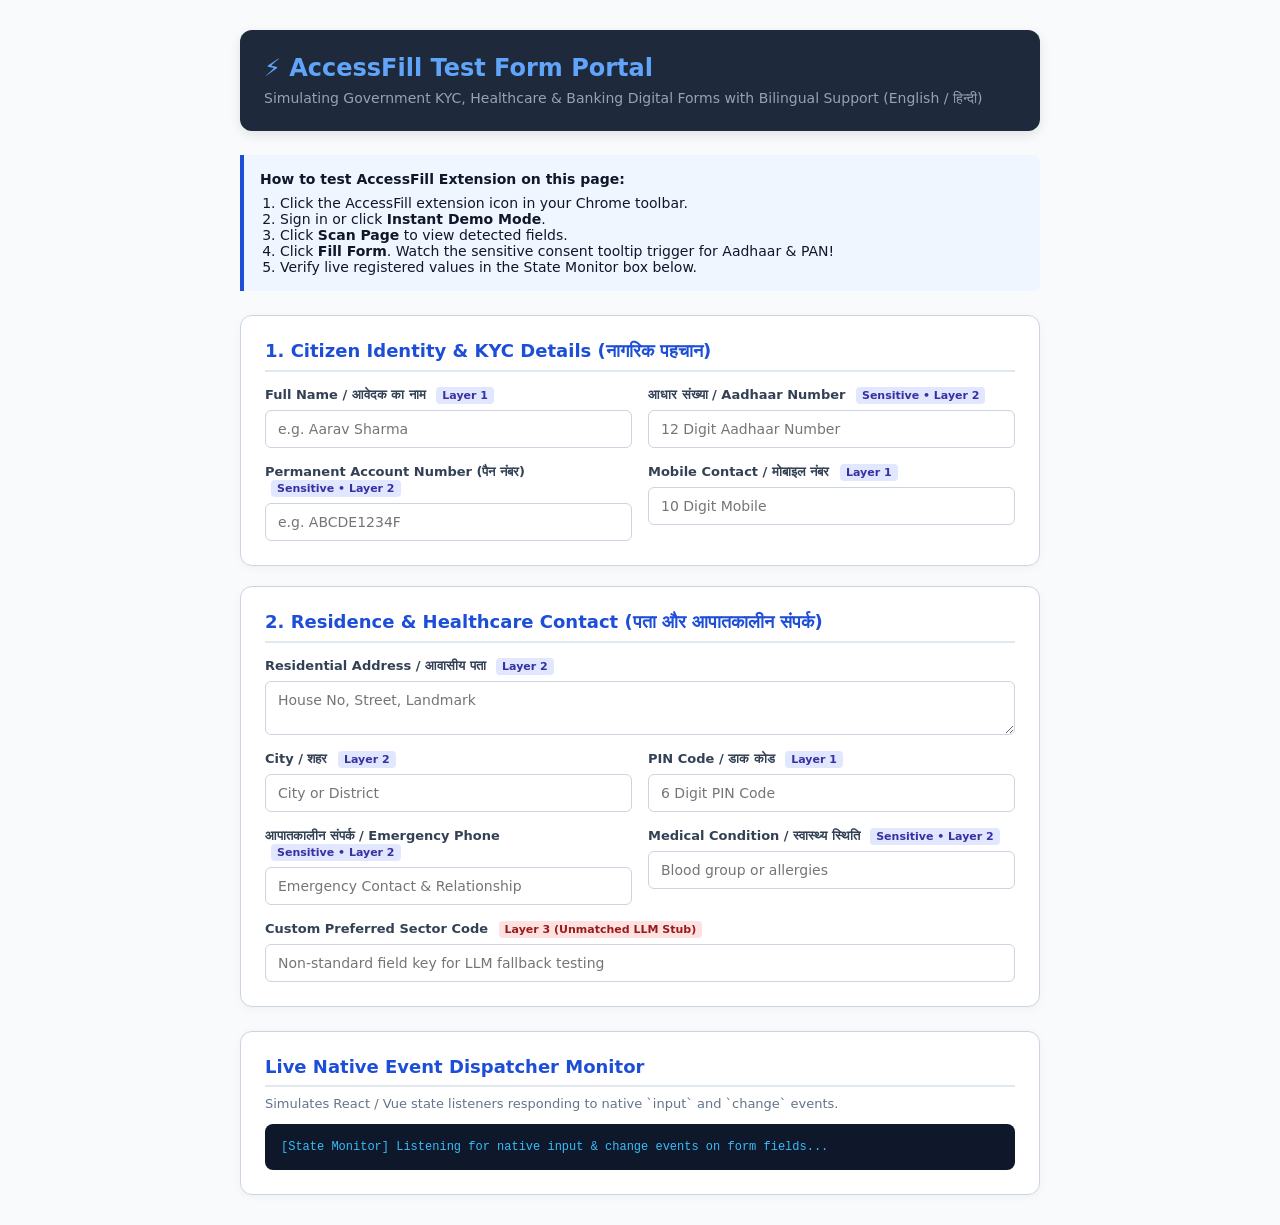
<file: chrome extension/demo_form.html>
<!DOCTYPE html>
<html lang="en">
<head>
  <meta charset="UTF-8">
  <meta name="viewport" content="width=device-width, initial-scale=1.0">
  <title>AccessFill - Form Autofill Test Suite</title>
  <style>
    :root {
      --primary: #1d4ed8;
      --bg: #f8fafc;
      --card-bg: #ffffff;
      --border: #cbd5e1;
      --text: #0f172a;
    }
    body {
      font-family: system-ui, -apple-system, sans-serif;
      background: var(--bg);
      color: var(--text);
      margin: 0;
      padding: 30px 20px;
    }
    .container {
      max-width: 800px;
      margin: 0 auto;
      display: flex;
      flex-direction: column;
      gap: 24px;
    }
    header {
      background: #1e293b;
      color: #ffffff;
      padding: 24px;
      border-radius: 12px;
      box-shadow: 0 4px 12px rgba(0,0,0,0.1);
    }
    header h1 { margin: 0 0 8px 0; font-size: 24px; color: #60a5fa; }
    header p { margin: 0; font-size: 14px; color: #94a3b8; }
    
    .card {
      background: var(--card-bg);
      border: 1px solid var(--border);
      border-radius: 12px;
      padding: 24px;
      box-shadow: 0 2px 8px rgba(0,0,0,0.04);
    }
    .card h2 {
      margin-top: 0;
      font-size: 18px;
      color: var(--primary);
      border-bottom: 2px solid #e2e8f0;
      padding-bottom: 8px;
    }
    .form-grid {
      display: grid;
      grid-template-columns: 1fr 1fr;
      gap: 16px;
    }
    .full-width { grid-column: span 2; }
    .form-group {
      display: flex;
      flex-direction: column;
      gap: 6px;
    }
    label {
      font-size: 13px;
      font-weight: 700;
      color: #334155;
    }
    input, select, textarea {
      padding: 10px 12px;
      border: 1px solid var(--border);
      border-radius: 6px;
      font-size: 14px;
      font-family: inherit;
    }
    input:focus, select:focus, textarea:focus {
      outline: 3px solid #2563eb;
      outline-offset: 2px;
    }
    .badge {
      font-size: 11px;
      font-weight: bold;
      background: #e0e7ff;
      color: #3730a3;
      padding: 2px 6px;
      border-radius: 4px;
      display: inline-block;
      margin-left: 6px;
    }
    .state-monitor {
      background: #0f172a;
      color: #38bdf8;
      font-family: monospace;
      padding: 16px;
      border-radius: 8px;
      font-size: 12px;
      max-height: 200px;
      overflow-y: auto;
    }
    .instructions {
      background: #eff6ff;
      border-left: 4px solid var(--primary);
      padding: 16px;
      border-radius: 0 8px 8px 0;
      font-size: 14px;
    }
    .instructions ol { margin: 8px 0 0 20px; padding: 0; }
  </style>
</head>
<body>
  <div class="container">
    <header>
      <h1>⚡ AccessFill Test Form Portal</h1>
      <p>Simulating Government KYC, Healthcare & Banking Digital Forms with Bilingual Support (English / हिन्दी)</p>
    </header>

    <div class="instructions">
      <strong>How to test AccessFill Extension on this page:</strong>
      <ol>
        <li>Click the AccessFill extension icon in your Chrome toolbar.</li>
        <li>Sign in or click <strong>Instant Demo Mode</strong>.</li>
        <li>Click <strong>Scan Page</strong> to view detected fields.</li>
        <li>Click <strong>Fill Form</strong>. Watch the sensitive consent tooltip trigger for Aadhaar & PAN!</li>
        <li>Verify live registered values in the State Monitor box below.</li>
      </ol>
    </div>

    <!-- FORM SECTION 1: Government & Identity KYC -->
    <form id="kyc-demo-form" onsubmit="return false;">
      <div class="card">
        <h2>1. Citizen Identity & KYC Details (नागरिक पहचान)</h2>
        <div class="form-grid">
          
          <div class="form-group">
            <label for="applicant_name">Full Name / आवेदक का नाम <span class="badge">Layer 1</span></label>
            <input type="text" id="applicant_name" name="full_name" autocomplete="name" placeholder="e.g. Aarav Sharma">
          </div>

          <div class="form-group">
            <label for="uid_no">आधार संख्या / Aadhaar Number <span class="badge">Sensitive • Layer 2</span></label>
            <input type="text" id="uid_no" placeholder="12 Digit Aadhaar Number">
          </div>

          <div class="form-group">
            <label for="pan_input">Permanent Account Number (पैन नंबर) <span class="badge">Sensitive • Layer 2</span></label>
            <input type="text" id="pan_input" placeholder="e.g. ABCDE1234F">
          </div>

          <div class="form-group">
            <label for="phone_num">Mobile Contact / मोबाइल नंबर <span class="badge">Layer 1</span></label>
            <input type="tel" id="phone_num" name="phone" autocomplete="tel" placeholder="10 Digit Mobile">
          </div>

        </div>
      </div>

      <!-- FORM SECTION 2: Address & Emergency -->
      <div class="card" style="margin-top: 20px;">
        <h2>2. Residence & Healthcare Contact (पता और आपातकालीन संपर्क)</h2>
        <div class="form-grid">

          <div class="form-group full-width">
            <label for="street_addr">Residential Address / आवासीय पता <span class="badge">Layer 2</span></label>
            <textarea id="street_addr" rows="2" placeholder="House No, Street, Landmark"></textarea>
          </div>

          <div class="form-group">
            <label for="city_field">City / शहर <span class="badge">Layer 2</span></label>
            <input type="text" id="city_field" placeholder="City or District">
          </div>

          <div class="form-group">
            <label for="zip_code">PIN Code / डाक कोड <span class="badge">Layer 1</span></label>
            <input type="text" id="zip_code" name="zip" autocomplete="postal-code" placeholder="6 Digit PIN Code">
          </div>

          <div class="form-group">
            <label for="emergency_kin">आपातकालीन संपर्क / Emergency Phone <span class="badge">Sensitive • Layer 2</span></label>
            <input type="text" id="emergency_kin" placeholder="Emergency Contact & Relationship">
          </div>

          <div class="form-group">
            <label for="med_notes">Medical Condition / स्वास्थ्य स्थिति <span class="badge">Sensitive • Layer 2</span></label>
            <input type="text" id="med_notes" placeholder="Blood group or allergies">
          </div>

          <div class="form-group full-width">
            <label for="custom_unmatched">Custom Preferred Sector Code <span class="badge" style="background:#fee2e2; color:#991b1b;">Layer 3 (Unmatched LLM Stub)</span></label>
            <input type="text" id="custom_unmatched" placeholder="Non-standard field key for LLM fallback testing">
          </div>

        </div>
      </div>
    </form>

    <!-- LIVE STATE MONITOR -->
    <div class="card">
      <h2>Live Native Event Dispatcher Monitor</h2>
      <p style="font-size: 13px; color: #64748b; margin-top: -6px;">Simulates React / Vue state listeners responding to native `input` and `change` events.</p>
      <div id="state-log" class="state-monitor">
        [State Monitor] Listening for native input & change events on form fields...
      </div>
    </div>
  </div>

  <script>
    // Live Event Dispatch Monitor Script
    const logContainer = document.getElementById('state-log');
    const inputs = document.querySelectorAll('input, textarea, select');

    function logEvent(e) {
      const time = new Date().toLocaleTimeString();
      const line = document.createElement('div');
      const val = e.target.type === 'password' ? '********' : e.target.value;
      line.textContent = `[${time}] EVT: '${e.type}' | Field: '${e.target.id || e.target.name}' -> Value: "${val}"`;
      logContainer.appendChild(line);
      logContainer.scrollTop = logContainer.scrollHeight;
    }

    inputs.forEach(el => {
      el.addEventListener('input', logEvent);
      el.addEventListener('change', logEvent);
    });
  </script>
</body>
</html>
</file>
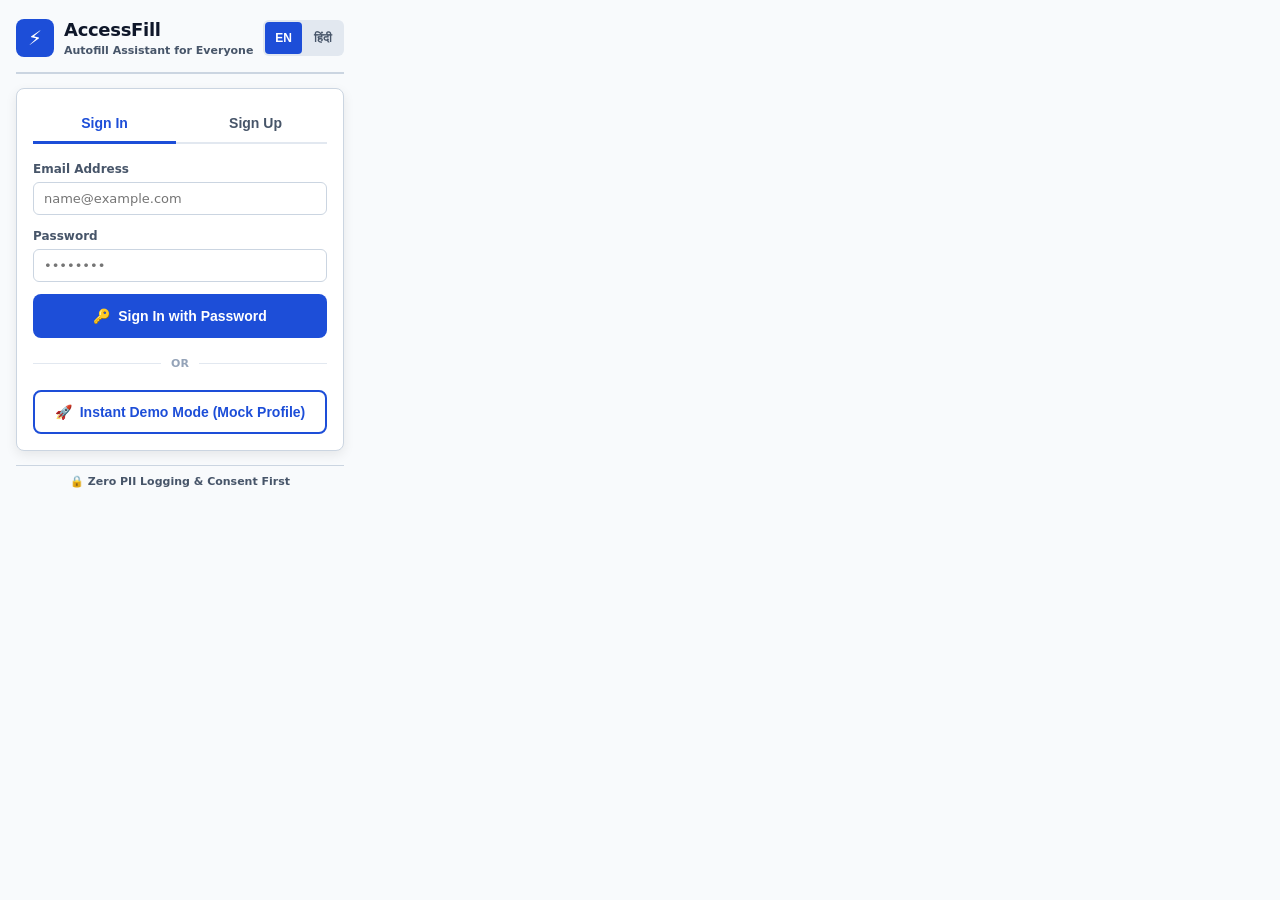
<file: chrome extension/popup.html>
<!DOCTYPE html>
<html lang="en">
<head>
  <meta charset="UTF-8">
  <meta name="viewport" content="width=device-width, initial-scale=1.0">
  <title>AccessFill - Accessibility Autofill Assistant</title>
  <link rel="stylesheet" href="styles.css">
</head>
<body class="accessfill-popup-body">
  <div class="accessfill-app-container">
    
    <!-- Top Header & Language Controls -->
    <header class="accessfill-header">
      <div class="accessfill-brand">
        <div class="accessfill-logo-icon">⚡</div>
        <div>
          <h1 class="accessfill-title">AccessFill</h1>
          <p class="accessfill-subtitle" id="app-tagline">Autofill Assistant for Everyone</p>
        </div>
      </div>
      <div class="accessfill-lang-toggle" role="group" aria-label="Language Selector">
        <button id="lang-en" class="lang-btn active" aria-pressed="true">EN</button>
        <button id="lang-hi" class="lang-btn" aria-pressed="false">हिंदी</button>
      </div>
    </header>

    <!-- Notification / Status Banner for Errors and Messages -->
    <div id="status-banner" class="status-banner hidden" role="status" aria-live="polite"></div>

    <!-- VIEW 1: SIGNED OUT STATE (SIGN IN / SIGN UP TABS) -->
    <section id="signed-out-view" class="accessfill-view">
      <div class="accessfill-auth-card">
        
        <!-- Auth Navigation Tabs -->
        <div class="auth-tabs" role="tablist">
          <button id="tab-signin" class="auth-tab active" role="tab" aria-selected="true" aria-controls="panel-signin">Sign In</button>
          <button id="tab-signup" class="auth-tab" role="tab" aria-selected="false" aria-controls="panel-signup">Sign Up</button>
        </div>

        <!-- TAB 1: SIGN IN FORM -->
        <div id="panel-signin" class="auth-panel" role="tabpanel" aria-labelledby="tab-signin">
          <form id="form-signin" class="auth-form">
            <div class="form-field">
              <label for="signin-email">Email Address</label>
              <input type="email" id="signin-email" placeholder="name@example.com" required autocomplete="email">
            </div>
            <div class="form-field">
              <label for="signin-password">Password</label>
              <input type="password" id="signin-password" placeholder="••••••••" required autocomplete="current-password">
            </div>
            <button type="submit" id="btn-submit-signin" class="btn btn-primary btn-block">
              <span class="btn-icon">🔑</span>
              <span>Sign In with Password</span>
            </button>
          </form>
        </div>

        <!-- TAB 2: SIGN UP FORM -->
        <div id="panel-signup" class="auth-panel hidden" role="tabpanel" aria-labelledby="tab-signup">
          <form id="form-signup" class="auth-form">
            <div class="form-field">
              <label for="signup-fullname">Full Name</label>
              <input type="text" id="signup-fullname" placeholder="e.g. Aarav Sharma" required autocomplete="name">
            </div>
            <div class="form-field">
              <label for="signup-email">Email Address</label>
              <input type="email" id="signup-email" placeholder="name@example.com" required autocomplete="email">
            </div>
            <div class="form-field">
              <label for="signup-password">Password (Min 6 chars)</label>
              <input type="password" id="signup-password" placeholder="••••••••" required minlength="6" autocomplete="new-password">
            </div>
            <button type="submit" id="btn-submit-signup" class="btn btn-primary btn-block">
              <span class="btn-icon">✨</span>
              <span>Create Account</span>
            </button>
          </form>
        </div>

        <!-- DEMO MODE FALLBACK BUTTON -->
        <div class="auth-divider">
          <span>OR</span>
        </div>
        
        <button id="btn-demo-signin" class="btn btn-secondary btn-block">
          <span class="btn-icon">🚀</span>
          <span id="label-demo-signin">Instant Demo Mode (Mock Profile)</span>
        </button>

      </div>
    </section>

    <!-- VIEW 2: SIGNED IN STATE -->
    <section id="signed-in-view" class="accessfill-view hidden">
      <!-- User Profile Header & Distinct Mode Badge -->
      <div class="user-profile-bar">
        <div class="user-avatar" id="user-avatar">AS</div>
        <div class="user-info">
          <span class="user-name" id="user-name-display">Aarav Sharma</span>
          
          <!-- VISUAL MODE INDICATOR (Live vs Demo) -->
          <div id="session-mode-badge" class="session-badge badge-demo">
            <span class="badge-dot">●</span>
            <span id="session-mode-text">Instant Demo Mode</span>
          </div>
        </div>
        <!-- PROMINENT RED OUTLINED LOGOUT BUTTON -->
        <button id="btn-signout" class="btn-logout" aria-label="Sign Out" title="Sign Out">
          <span>🚪</span>
          <span>Sign Out</span>
        </button>
      </div>

      <!-- Action Panel -->
      <div class="action-card">
        <div class="action-buttons-grid">
          <button id="btn-scan-page" class="btn btn-secondary">
            <span class="btn-icon">🔍</span>
            <span id="label-scan-page">Scan Page</span>
          </button>
          <button id="btn-fill-form" class="btn btn-primary">
            <span class="btn-icon">✨</span>
            <span id="label-fill-form">Fill Form</span>
          </button>
        </div>

        <!-- Scan Result Info Badge -->
        <div id="scan-summary-card" class="scan-summary-card hidden">
          <div class="scan-summary-icon">📋</div>
          <div class="scan-summary-text" id="scan-summary-text">Found 0 matchable fields</div>
        </div>
      </div>

      <!-- Profile Summary Accordion / Section -->
      <div class="profile-section">
        <div class="section-header">
          <h2 class="section-title" id="label-profile-summary">Stored Profile Data</h2>
          <button id="btn-toggle-edit" class="btn-link" aria-expanded="false">Edit Profile</button>
        </div>

        <!-- Masked Profile Card (Default View) -->
        <div id="profile-summary-list" class="profile-summary-list">
          <div class="profile-data-row">
            <span class="data-label">Full Name:</span>
            <span class="data-value" id="val-fullname">Not Provided</span>
          </div>
          <div class="profile-data-row">
            <span class="data-label">Email:</span>
            <span class="data-value" id="val-email">Not Provided</span>
          </div>
          <div class="profile-data-row">
            <span class="data-label" id="lbl-aadhaar">Aadhaar Card (sensitive_ids):</span>
            <span class="data-value masked" id="val-aadhaar">XXXX-XXXX-4738</span>
          </div>
          <div class="profile-data-row">
            <span class="data-label" id="lbl-pan">PAN Number (sensitive_ids):</span>
            <span class="data-value masked" id="val-pan">XXXXXX1234F</span>
          </div>
          <div class="profile-data-row">
            <span class="data-label" id="lbl-phone">Phone Number:</span>
            <span class="data-value masked" id="val-phone">XXXXXX4321</span>
          </div>
          <div class="profile-data-row">
            <span class="data-label">Date of Birth:</span>
            <span class="data-value" id="val-dob">Not Provided</span>
          </div>
          <div class="profile-data-row">
            <span class="data-label" id="lbl-address">Address:</span>
            <span class="data-value" id="val-address">Not Provided</span>
          </div>
          <div class="profile-data-row">
            <span class="data-label" id="lbl-emergency">Emergency Contact:</span>
            <span class="data-value" id="val-emergency">Not Provided</span>
          </div>
        </div>

        <!-- Inline Profile Form Editor (Hidden by default) -->
        <form id="profile-edit-form" class="profile-edit-form hidden" novalidate>
          <!-- profiles table fields -->
          <div class="form-group-title">👤 General Information (profiles table)</div>
          
          <div class="form-field">
            <label for="edit-full-name">Full Name *</label>
            <input type="text" id="edit-full-name" placeholder="e.g. Aarav Sharma" required>
          </div>

          <div class="form-field">
            <label for="edit-email">Email Address</label>
            <input type="email" id="edit-email" placeholder="name@example.com">
          </div>

          <div class="form-field">
            <label for="edit-phone">Phone Number (10 digits only)</label>
            <input type="tel" id="edit-phone" placeholder="9876543210" maxlength="10">
            <span id="err-phone" class="input-error-msg hidden">Phone must be exactly 10 digits.</span>
          </div>

          <div class="form-field">
            <label for="edit-dob">Date of Birth (Past dates only)</label>
            <input type="date" id="edit-dob">
            <span id="err-dob" class="input-error-msg hidden">Date of birth cannot be in the future.</span>
          </div>

          <div class="form-field">
            <label for="edit-language">Preferred Language</label>
            <select id="edit-language">
              <option value="en">English</option>
              <option value="hi">हिंदी (Hindi)</option>
            </select>
          </div>

          <div class="form-field">
            <label for="gemini-api-key">Gemini API Key</label>
            <input type="password" id="gemini-api-key" placeholder="Paste your Gemini API key" autocomplete="off">
          </div>

          <div class="form-group-title">🏠 Address Details (profiles table)</div>

          <div class="form-field">
            <label for="edit-address1">Address Line 1</label>
            <input type="text" id="edit-address1" placeholder="Flat / House No / Street">
          </div>

          <div class="form-field">
            <label for="edit-address2">Address Line 2</label>
            <input type="text" id="edit-address2" placeholder="Locality / Landmark">
          </div>

          <div class="form-field">
            <label for="edit-city">City</label>
            <input type="text" id="edit-city" placeholder="e.g. Bengaluru">
          </div>

          <div class="form-field">
            <label for="edit-state">State</label>
            <input type="text" id="edit-state" placeholder="e.g. Karnataka">
          </div>

          <div class="form-field">
            <label for="edit-zip">PIN / Zip Code</label>
            <input type="text" id="edit-zip" placeholder="6-digit PIN code">
          </div>

          <div class="form-group-title">🚨 Emergency Contact (profiles table)</div>

          <div class="form-field">
            <label for="edit-emergency-name">Emergency Contact Name</label>
            <input type="text" id="edit-emergency-name" placeholder="e.g. Priya Sharma">
          </div>

          <div class="form-field">
            <label for="edit-emergency-phone">Emergency Contact Phone (10 digits)</label>
            <input type="tel" id="edit-emergency-phone" placeholder="9812345678" maxlength="10">
            <span id="err-emergency-phone" class="input-error-msg hidden">Emergency phone must be exactly 10 digits.</span>
          </div>

          <div class="form-group-title">🔒 Sensitive IDs (sensitive_ids table)</div>

          <div class="form-field">
            <label for="edit-aadhaar">Aadhaar Number (12 digits only)</label>
            <input type="text" id="edit-aadhaar" placeholder="12-digit Aadhaar Number" maxlength="12">
            <span id="err-aadhaar" class="input-error-msg hidden">Aadhaar number must be exactly 12 digits.</span>
          </div>

          <div class="form-field">
            <label for="edit-pan">PAN Number (Format: ABCDE1234F)</label>
            <input type="text" id="edit-pan" placeholder="10-char PAN (ABCDE1234F)" maxlength="10" style="text-transform: uppercase;">
            <span id="err-pan" class="input-error-msg hidden">PAN must be 10 chars: 5 letters, 4 digits, 1 letter (e.g. ABCDE1234F).</span>
          </div>

          <div class="form-actions">
            <button type="submit" id="btn-save-profile" class="btn btn-primary btn-sm">Save All Profile Data</button>
            <button type="button" id="btn-cancel-edit" class="btn btn-secondary btn-sm">Cancel</button>
          </div>
        </form>

      </div>
    </section>

    <!-- Footer Privacy Note -->
    <footer class="accessfill-footer">
      <span class="privacy-tag">🔒 Zero PII Logging & Consent First</span>
    </footer>

  </div>

  <script src="supabaseClient.js"></script>
  <script src="popup.js"></script>
</body>
</html>
</file>
<file: chrome extension/styles.css>
/* ==========================================================================
   AccessFill - Accessible Styles & Design System
   ========================================================================== */

/* --- CSS Variables / Design Tokens --- */
:root {
  --af-bg-primary: #f8fafc;
  --af-bg-card: #ffffff;
  --af-text-main: #0f172a;
  --af-text-muted: #475569;
  
  --af-brand-blue: #1d4ed8;
  --af-brand-blue-hover: #1e40af;
  --af-brand-blue-light: #eff6ff;

  --af-accent-green: #15803d;
  --af-accent-green-bg: #f0fdf4;
  
  --af-accent-warning: #b45309;
  --af-accent-warning-bg: #fffbeb;

  --af-accent-error: #b91c1c;
  --af-accent-error-bg: #fef2f2;

  --af-border-color: #cbd5e1;
  --af-focus-ring: 3px solid #2563eb;
  --af-radius: 8px;
  --af-shadow: 0 4px 12px rgba(0, 0, 0, 0.08);
}

/* --- Base Body & Typography --- */
body.accessfill-popup-body {
  width: 360px;
  min-height: 520px;
  margin: 0;
  padding: 0;
  font-family: system-ui, -apple-system, BlinkMacSystemFont, 'Segoe UI', Roboto, Oxygen, Ubuntu, Cantarell, sans-serif;
  background-color: var(--af-bg-primary);
  color: var(--af-text-main);
  line-height: 1.5;
  -webkit-font-smoothing: antialiased;
}

.accessfill-app-container {
  display: flex;
  flex-direction: column;
  padding: 16px;
  gap: 14px;
}

/* --- Accessible Focus Rings --- */
*:focus-visible {
  outline: var(--af-focus-ring) !important;
  outline-offset: 2px !important;
}

/* --- Header & Language Toggle --- */
.accessfill-header {
  display: flex;
  align-items: center;
  justify-content: space-between;
  border-bottom: 2px solid var(--af-border-color);
  padding-bottom: 12px;
}

.accessfill-brand {
  display: flex;
  align-items: center;
  gap: 10px;
}

.accessfill-logo-icon {
  width: 38px;
  height: 38px;
  background: var(--af-brand-blue);
  color: #ffffff;
  border-radius: 8px;
  display: flex;
  align-items: center;
  justify-content: center;
  font-size: 20px;
  font-weight: bold;
}

.accessfill-title {
  font-size: 18px;
  font-weight: 800;
  margin: 0;
  color: var(--af-text-main);
  letter-spacing: -0.3px;
}

.accessfill-subtitle {
  font-size: 11px;
  margin: 0;
  color: var(--af-text-muted);
  font-weight: 600;
}

.accessfill-lang-toggle {
  display: flex;
  background: #e2e8f0;
  border-radius: 6px;
  padding: 2px;
  gap: 2px;
}

.lang-btn {
  border: none;
  background: transparent;
  padding: 6px 10px;
  font-size: 12px;
  font-weight: 700;
  color: var(--af-text-muted);
  border-radius: 4px;
  cursor: pointer;
  min-height: 32px;
}

.lang-btn.active {
  background: var(--af-brand-blue);
  color: #ffffff;
}

/* --- Status Banners --- */
.status-banner {
  padding: 10px 14px;
  border-radius: var(--af-radius);
  font-size: 13px;
  font-weight: 600;
  word-break: break-word;
}

.status-info { background: var(--af-brand-blue-light); color: var(--af-brand-blue); border: 1px solid #bfdbfe; }
.status-success { background: var(--af-accent-green-bg); color: var(--af-accent-green); border: 1px solid #bbf7d0; }
.status-warning { background: var(--af-accent-warning-bg); color: var(--af-accent-warning); border: 1px solid #fde68a; }
.status-error { background: var(--af-accent-error-bg); color: var(--af-accent-error); border: 1px solid #fecaca; }

/* --- Auth Card & Tabs --- */
.accessfill-auth-card {
  background: var(--af-bg-card);
  border: 1px solid var(--af-border-color);
  border-radius: var(--af-radius);
  padding: 16px;
  box-shadow: var(--af-shadow);
  display: flex;
  flex-direction: column;
  gap: 12px;
}

.auth-tabs {
  display: flex;
  border-bottom: 2px solid #e2e8f0;
  gap: 8px;
}

.auth-tab {
  flex: 1;
  background: transparent;
  border: none;
  padding: 10px 8px;
  font-size: 14px;
  font-weight: 700;
  color: var(--af-text-muted);
  cursor: pointer;
  border-bottom: 3px solid transparent;
  margin-bottom: -2px;
  transition: all 0.2s ease;
}

.auth-tab.active {
  color: var(--af-brand-blue);
  border-bottom-color: var(--af-brand-blue);
}

.auth-form {
  display: flex;
  flex-direction: column;
  gap: 12px;
  margin-top: 4px;
}

.auth-divider {
  display: flex;
  align-items: center;
  text-align: center;
  margin: 6px 0;
  color: #94a3b8;
  font-size: 11px;
  font-weight: 700;
}

.auth-divider::before, .auth-divider::after {
  content: '';
  flex: 1;
  border-bottom: 1px solid #e2e8f0;
}

.auth-divider span {
  padding: 0 10px;
}

/* --- User Profile & Mode Badges --- */
.user-profile-bar {
  display: flex;
  align-items: center;
  background: var(--af-bg-card);
  border: 1px solid var(--af-border-color);
  border-radius: var(--af-radius);
  padding: 10px 12px;
  gap: 10px;
}

.user-avatar {
  width: 38px;
  height: 38px;
  border-radius: 50%;
  background: var(--af-brand-blue);
  color: #ffffff;
  font-weight: 700;
  display: flex;
  align-items: center;
  justify-content: center;
  font-size: 14px;
  flex-shrink: 0;
}

.user-info {
  display: flex;
  flex-direction: column;
  flex: 1;
  gap: 2px;
}

.user-name {
  font-size: 14px;
  font-weight: 800;
  color: var(--af-text-main);
}

.session-badge {
  display: inline-flex;
  align-items: center;
  gap: 4px;
  font-size: 11px;
  font-weight: 700;
  padding: 2px 8px;
  border-radius: 12px;
  width: fit-content;
}

.badge-live {
  background: var(--af-accent-green-bg);
  color: var(--af-accent-green);
  border: 1px solid #bbf7d0;
}

.badge-demo {
  background: var(--af-accent-warning-bg);
  color: var(--af-accent-warning);
  border: 1px solid #fde68a;
}

.badge-dot {
  font-size: 8px;
}

/* --- Prominent Red Logout Button --- */
.btn-logout {
  display: inline-flex;
  align-items: center;
  gap: 6px;
  background: #fef2f2;
  color: #b91c1c;
  border: 1.5px solid #fca5a5;
  padding: 6px 10px;
  font-size: 12px;
  font-weight: 700;
  border-radius: 6px;
  cursor: pointer;
  min-height: 36px;
  transition: all 0.2s ease;
  flex-shrink: 0;
}

.btn-logout:hover {
  background: #fee2e2;
  border-color: #f87171;
  color: #991b1b;
  box-shadow: 0 2px 4px rgba(185, 28, 28, 0.15);
}

/* --- Views & Hidden Helper --- */
.accessfill-view {
  display: flex;
  flex-direction: column;
  gap: 14px;
}

.hidden { display: none !important; }

/* --- Buttons --- */
.btn {
  display: inline-flex;
  align-items: center;
  justify-content: center;
  gap: 8px;
  min-height: 44px;
  padding: 0 16px;
  font-size: 14px;
  font-weight: 700;
  border-radius: var(--af-radius);
  border: none;
  cursor: pointer;
  transition: background-color 0.15s ease, transform 0.1s ease;
}

.btn:active {
  transform: scale(0.98);
}

.btn-primary {
  background: var(--af-brand-blue);
  color: #ffffff;
}

.btn-primary:hover {
  background: var(--af-brand-blue-hover);
}

.btn-secondary {
  background: #ffffff;
  color: var(--af-brand-blue);
  border: 2px solid var(--af-brand-blue);
}

.btn-secondary:hover {
  background: var(--af-brand-blue-light);
}

.btn-block {
  width: 100%;
}

.btn-sm {
  min-height: 36px;
  padding: 0 12px;
  font-size: 13px;
}

.btn-icon-only {
  background: transparent;
  border: none;
  font-size: 18px;
  cursor: pointer;
  padding: 4px;
  border-radius: 4px;
  min-height: 36px;
  min-width: 36px;
}

.btn-link {
  background: transparent;
  border: none;
  color: var(--af-brand-blue);
  font-weight: 700;
  font-size: 13px;
  cursor: pointer;
  text-decoration: underline;
  padding: 4px 8px;
}

.action-buttons-grid {
  display: grid;
  grid-template-columns: 1fr 1fr;
  gap: 10px;
}

/* --- Scan Summary Card --- */
.scan-summary-card {
  display: flex;
  align-items: center;
  gap: 10px;
  margin-top: 10px;
  padding: 10px 12px;
  background: var(--af-brand-blue-light);
  border: 1px dashed var(--af-brand-blue);
  border-radius: var(--af-radius);
  font-size: 13px;
  color: var(--af-brand-blue);
}

.scan-summary-icon {
  font-size: 20px;
}

/* --- Profile Data Section --- */
.profile-section {
  background: var(--af-bg-card);
  border: 1px solid var(--af-border-color);
  border-radius: var(--af-radius);
  padding: 14px;
}

.section-header {
  display: flex;
  align-items: center;
  justify-content: space-between;
  border-bottom: 1px solid #e2e8f0;
  padding-bottom: 8px;
  margin-bottom: 10px;
}

.section-title {
  margin: 0;
  font-size: 14px;
  font-weight: 700;
}

.profile-summary-list {
  display: flex;
  flex-direction: column;
  gap: 8px;
}

.profile-data-row {
  display: flex;
  flex-direction: column;
  font-size: 13px;
}

.data-label {
  font-weight: 700;
  color: var(--af-text-muted);
  font-size: 11px;
  text-transform: uppercase;
  letter-spacing: 0.5px;
}

.data-value {
  font-weight: 600;
  color: var(--af-text-main);
  word-break: break-word;
}

.data-value.masked {
  font-family: monospace;
  background: #f1f5f9;
  padding: 2px 6px;
  border-radius: 4px;
  width: fit-content;
  color: #334155;
}

/* --- Profile Edit Form & Validation Errors --- */
.profile-edit-form {
  display: flex;
  flex-direction: column;
  gap: 12px;
}

.form-group-title {
  font-size: 12px;
  font-weight: 800;
  color: var(--af-brand-blue);
  background: var(--af-brand-blue-light);
  padding: 4px 8px;
  border-radius: 4px;
  margin-top: 6px;
  border-left: 3px solid var(--af-brand-blue);
}

.form-field {
  display: flex;
  flex-direction: column;
  gap: 4px;
}

.form-field label {
  font-size: 12px;
  font-weight: 700;
  color: var(--af-text-muted);
}

.form-field input, .form-field textarea, .form-field select {
  padding: 8px 10px;
  border: 1px solid var(--af-border-color);
  border-radius: 6px;
  font-size: 13px;
  font-family: inherit;
  background-color: #ffffff;
}

.input-error-msg {
  font-size: 11px;
  font-weight: 700;
  color: var(--af-accent-error);
  margin-top: 2px;
}

.form-actions {
  display: flex;
  gap: 8px;
  margin-top: 8px;
}

.accessfill-footer {
  text-align: center;
  padding-top: 8px;
  border-top: 1px solid var(--af-border-color);
  font-size: 11px;
  font-weight: 600;
  color: var(--af-text-muted);
}

/* ==========================================================================
   ON-PAGE ACCESSIBLE CONSENT MODAL & TOAST STYLING (Injected into web pages)
   ========================================================================== */

.accessfill-modal-overlay {
  position: fixed;
  top: 0;
  left: 0;
  width: 100vw;
  height: 100vh;
  background: rgba(15, 23, 42, 0.65);
  backdrop-filter: blur(4px);
  z-index: 999999;
  display: flex;
  align-items: center;
  justify-content: center;
  font-family: system-ui, -apple-system, sans-serif;
  box-sizing: border-box;
}

.accessfill-modal-card {
  background: #ffffff;
  color: #0f172a;
  border: 3px solid #2563eb;
  border-radius: 12px;
  padding: 24px;
  max-width: 480px;
  width: 90%;
  box-shadow: 0 20px 25px -5px rgba(0, 0, 0, 0.3);
  box-sizing: border-box;
}

.accessfill-modal-header {
  display: flex;
  align-items: center;
  gap: 12px;
  margin-bottom: 12px;
}

.accessfill-badge-icon {
  font-size: 28px;
}

.accessfill-modal-header h2 {
  margin: 0;
  font-size: 18px;
  font-weight: 800;
  color: #1e3a8a;
}

.accessfill-modal-body {
  font-size: 14px;
  color: #334155;
  margin: 0 0 16px 0;
  line-height: 1.5;
}

.accessfill-sensitive-list {
  list-style: none;
  padding: 0;
  margin: 0 0 20px 0;
  display: flex;
  flex-direction: column;
  gap: 8px;
}

.accessfill-sensitive-item {
  display: flex;
  align-items: center;
  justify-content: space-between;
  background: #f8fafc;
  border: 1px solid #cbd5e1;
  border-radius: 6px;
  padding: 10px 14px;
  font-size: 13px;
}

.accessfill-field-name {
  font-weight: 700;
  color: #0f172a;
}

.accessfill-field-preview {
  font-family: monospace;
  font-weight: 700;
  background: #e2e8f0;
  padding: 2px 8px;
  border-radius: 4px;
  color: #1e293b;
}

.accessfill-modal-actions {
  display: flex;
  flex-wrap: wrap;
  gap: 10px;
  justify-content: flex-end;
}

.accessfill-btn {
  min-height: 44px;
  padding: 0 16px;
  font-size: 14px;
  font-weight: 700;
  border-radius: 6px;
  border: none;
  cursor: pointer;
}

.accessfill-btn-primary { background: #2563eb; color: #ffffff; }
.accessfill-btn-primary:hover { background: #1d4ed8; }

.accessfill-btn-secondary { background: #f1f5f9; color: #0f172a; border: 1px solid #cbd5e1; }
.accessfill-btn-secondary:hover { background: #e2e8f0; }

.accessfill-btn-ghost { background: transparent; color: #64748b; }
.accessfill-btn-ghost:hover { background: #f8fafc; }

/* Bottom-Right Summary Toast */
.accessfill-toast-container {
  position: fixed;
  bottom: 24px;
  right: 24px;
  z-index: 999998;
  background: #0f172a;
  color: #ffffff;
  border: 2px solid #2563eb;
  border-radius: 10px;
  padding: 14px 18px;
  box-shadow: 0 10px 15px -3px rgba(0, 0, 0, 0.3);
  display: flex;
  align-items: center;
  gap: 14px;
  max-width: 380px;
  font-family: system-ui, -apple-system, sans-serif;
  animation: accessfill-slide-up 0.3s ease-out;
}

.accessfill-toast-fade {
  opacity: 0;
  transform: translateY(10px);
  transition: all 0.4s ease;
}

.accessfill-toast-icon {
  font-size: 24px;
}

.accessfill-toast-content {
  display: flex;
  flex-direction: column;
  font-size: 13px;
}

.accessfill-toast-content strong {
  font-size: 14px;
  color: #60a5fa;
}

.accessfill-toast-close {
  background: transparent;
  border: none;
  color: #94a3b8;
  font-size: 20px;
  font-weight: bold;
  cursor: pointer;
  padding: 0 4px;
}

.accessfill-toast-close:hover {
  color: #ffffff;
}

/* Matched Field Visual Indicators */
.accessfill-field-detected {
  outline: 3px solid #60a5fa !important;
  outline-offset: 1px !important;
  background-color: #eff6ff !important;
}

.accessfill-field-highlight {
  outline: 3px solid #22c55e !important;
  outline-offset: 1px !important;
  background-color: #f0fdf4 !important;
  transition: all 0.3s ease;
}

@keyframes accessfill-slide-up {
  from { transform: translateY(20px); opacity: 0; }
  to { transform: translateY(0); opacity: 1; }
}
</file>
